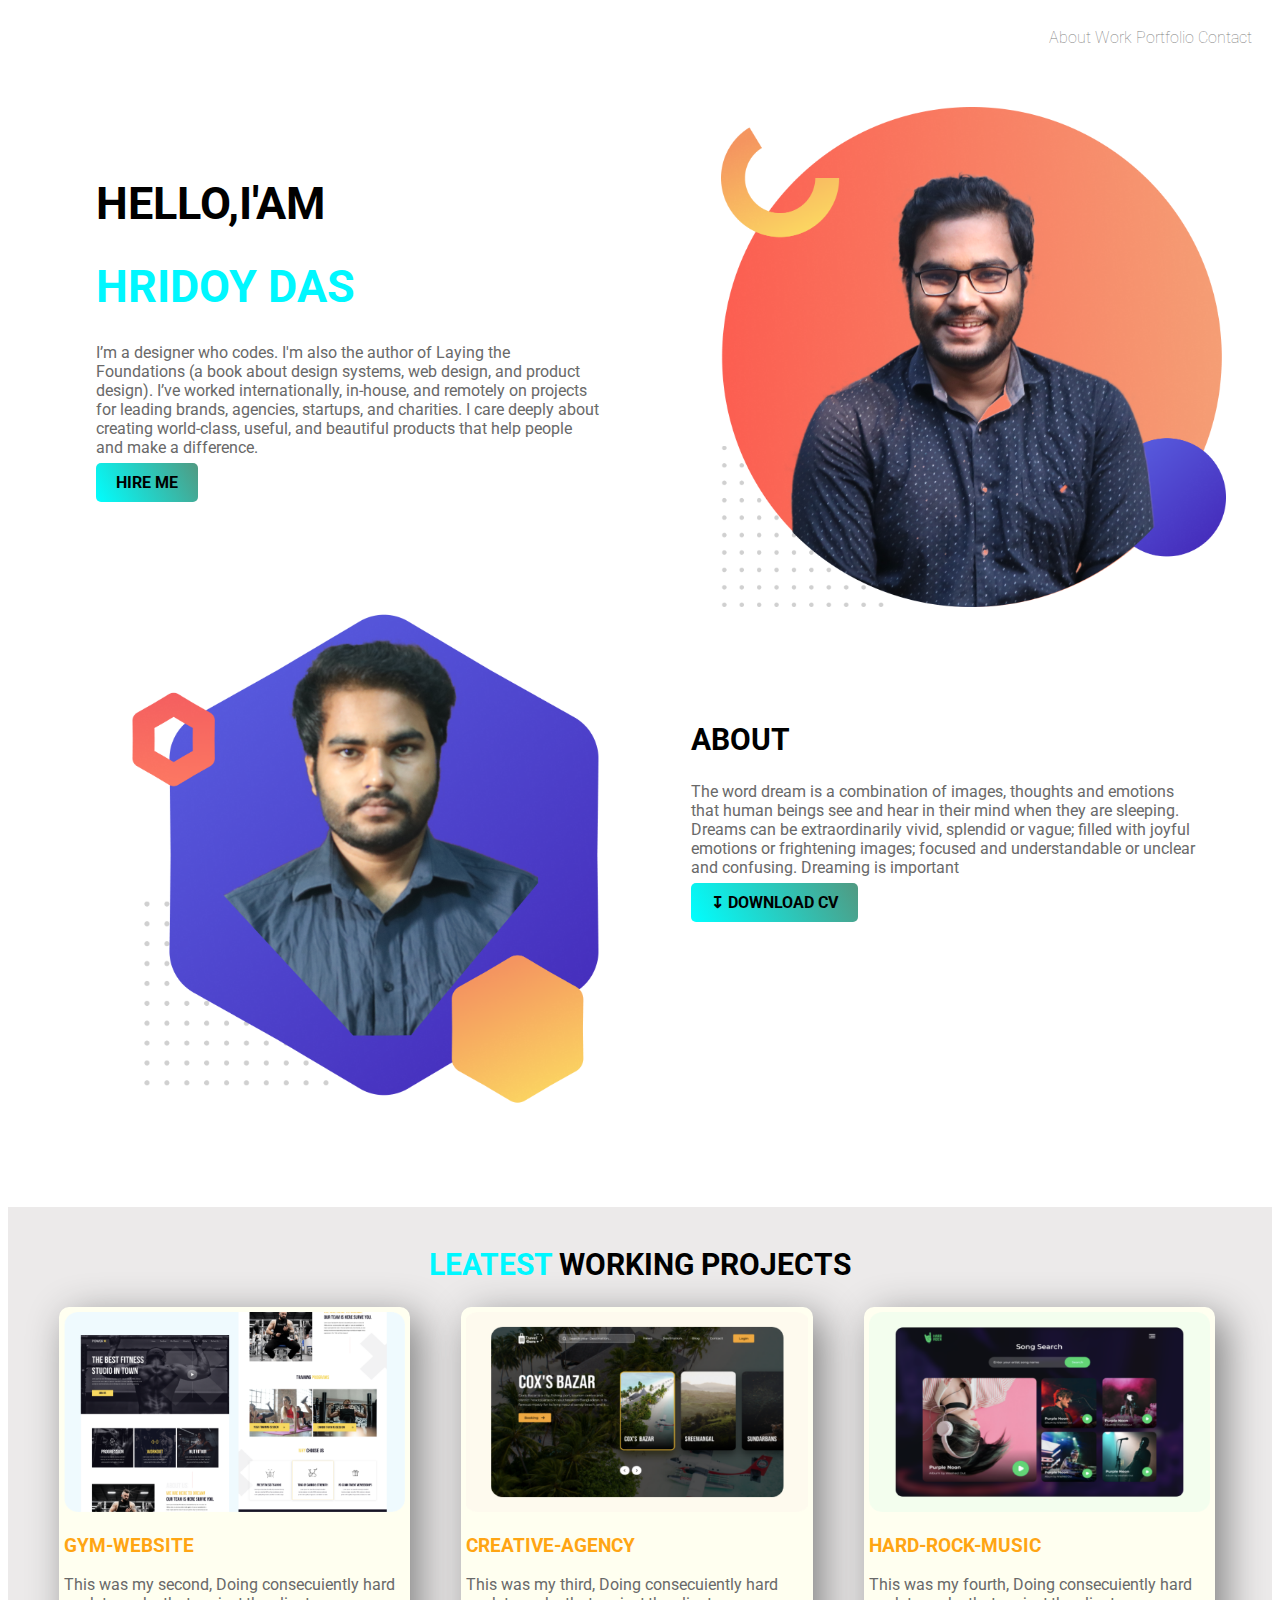
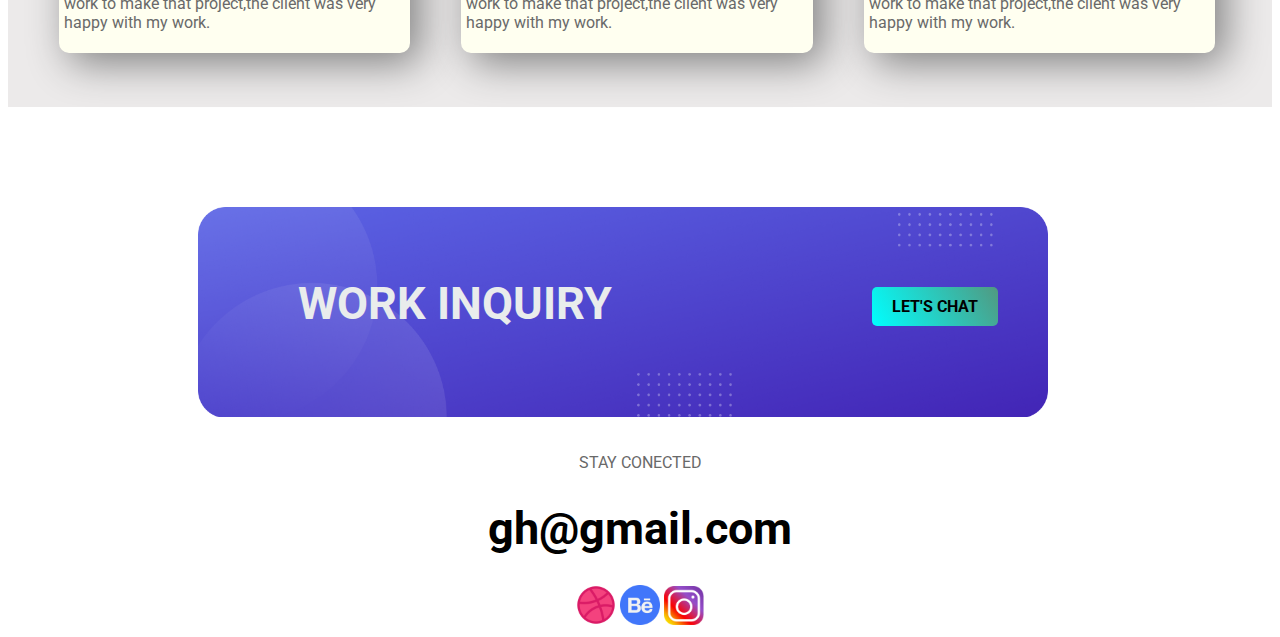
<file: index.html>
<!DOCTYPE html>
<html lang="en">
  <head>
    <meta charset="UTF-8">
    <meta name="viewport" content="width=device-width, initial-scale=1.0">
    <link rel="stylesheet" href="style.css">
    <link rel="shortcut icon" href="icons/u.png" type="image/png">
    <link rel="preconnect" href="https://fonts.gstatic.com">
    <link href="https://fonts.googleapis.com/css2?family=Roboto&display=swap" rel="stylesheet">
    <title>Hridoy's-Website</title>
  </head>
  <body>
   
            <div class="navar">
                <a  class="a-nav-design" href="#">About</a>
                <a  class="a-nav-design" href="#"> Work</a>
                <a  class="a-nav-design" href="#"> Portfolio</a>
                <a  class="a-nav-design" href="#"> Contact</a>
            </div>

        <section>
            <div class="up-half single-for-hello" >
                <h1>HELLO,I'AM</h1>
                <h1><span class="cyan-design">HRIDOY DAS</span></h1>
                <p>I’m a designer who codes. I'm also the author of Laying the Foundations (a book about design systems, web design, and product design). I’ve worked internationally, in-house, and remotely on projects for leading brands, agencies, startups, and charities. I care deeply about creating world-class, useful, and beautiful products that help people and make a difference.</p>
                <a target="_blank" class="link-button"href="https://www.linkedin.com/in/hridoy-das-81773619a/">HIRE ME</a>
            </div>
            <div class="up-half">
                <img src="images/p1.png" alt="Profile">
            </div>
        </section>
        <section>
            
            <div class="up-half">
                <img id="padding-img" src="images/p2.png" alt="profile2">
            </div>
            <div class="up-half">
                <h2>ABOUT</h2>
                <p>The word dream is a combination of images, thoughts and emotions that human beings see and hear in their mind when they are sleeping. Dreams can be extraordinarily vivid, splendid or vague; filled with joyful emotions or frightening images; focused and understandable or unclear and confusing. Dreaming is important</p>
                <a target="_blank" class="link-button"href="https://debopriyo77.github.io/">↧ DOWNLOAD CV</a>
            </div>

    </section>
    </section>

    <section id="grey-design">
        <h2 id="center"><span class="cyan-design">LEATEST</span> WORKING PROJECTS</h2>

        <div  class="single-project" >

            <img src="images/image 4.png" alt="" width="100%">
            <h3>GYM-WEBSITE</h3>
            <p>This was my second, Doing consecuiently hard work to make that project,the client was very happy with my work.</p>

        </div>
        <div  class="single-project" >

            <img src="images/image 5.png" alt=""width="100%">
            <h3>CREATIVE-AGENCY</h3>
            <p>This was my third, Doing consecuiently hard work to make that project,the client was very happy with my work.</p>

        </div>
        <div  class="single-project" >

            <img src="images/image 8.png" alt=""width="100%">
            <h3>HARD-ROCK-MUSIC</h3>
            <p>This was my fourth, Doing consecuiently hard work to make that project,the client was very happy with my work.</p>

        </div>

    </section>
    <section>

    </section>
    <section id="forth-sec">
        <div class="forth-div">
            <h1 id="h1-design">WORK INQUIRY</h1>
        
            <a id="a-design" target="_blank" class="link-button" href="https://www.linkedin.com/in/hridoy-das-81773619a/">LET'S CHAT</a>
        </div>

    </section>

    <footer id="foot">
        <p>STAY CONECTED</p>
        <h1>gh@gmail.com</h1>
        <img src="icons/image 6.png" alt="">
        <img src="icons/Group 33059.png" alt="">
        <img src="icons/image 7.png" alt="">
    </footer>

  </body>
</html>
</file>
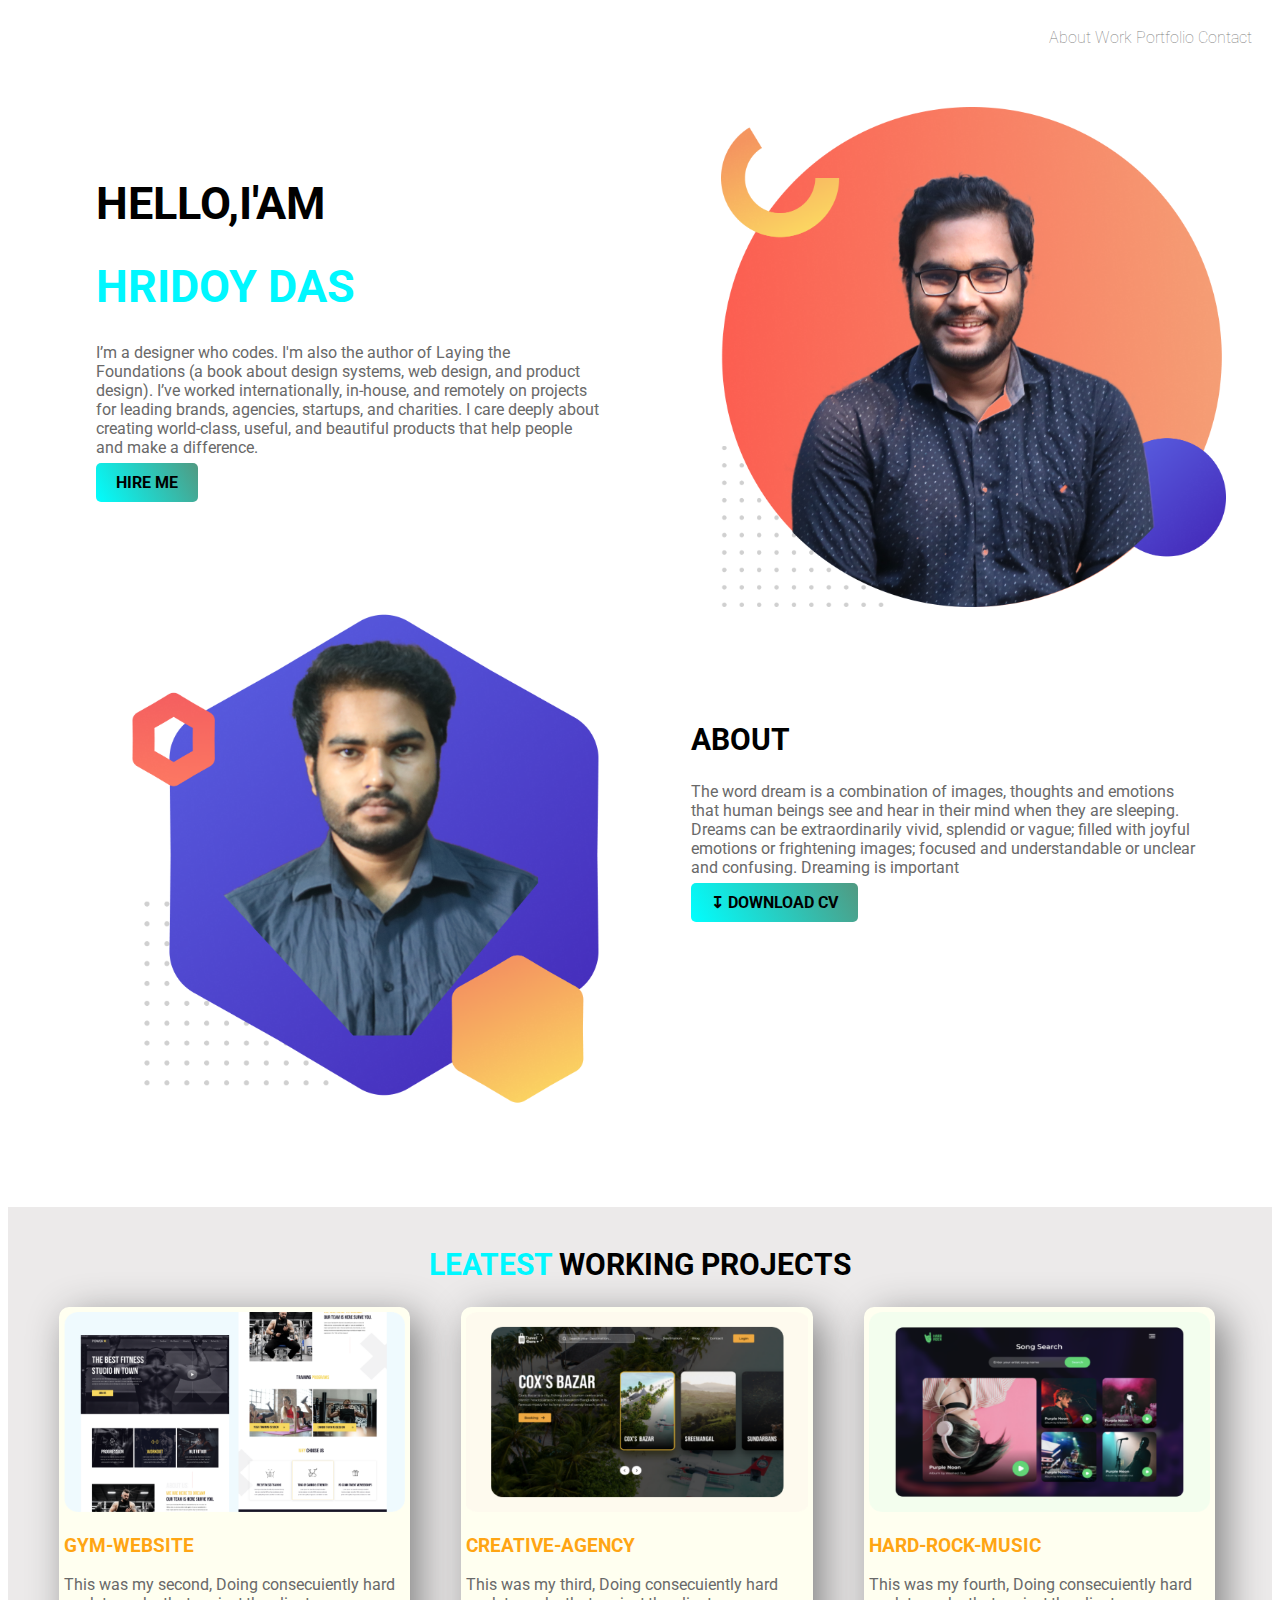
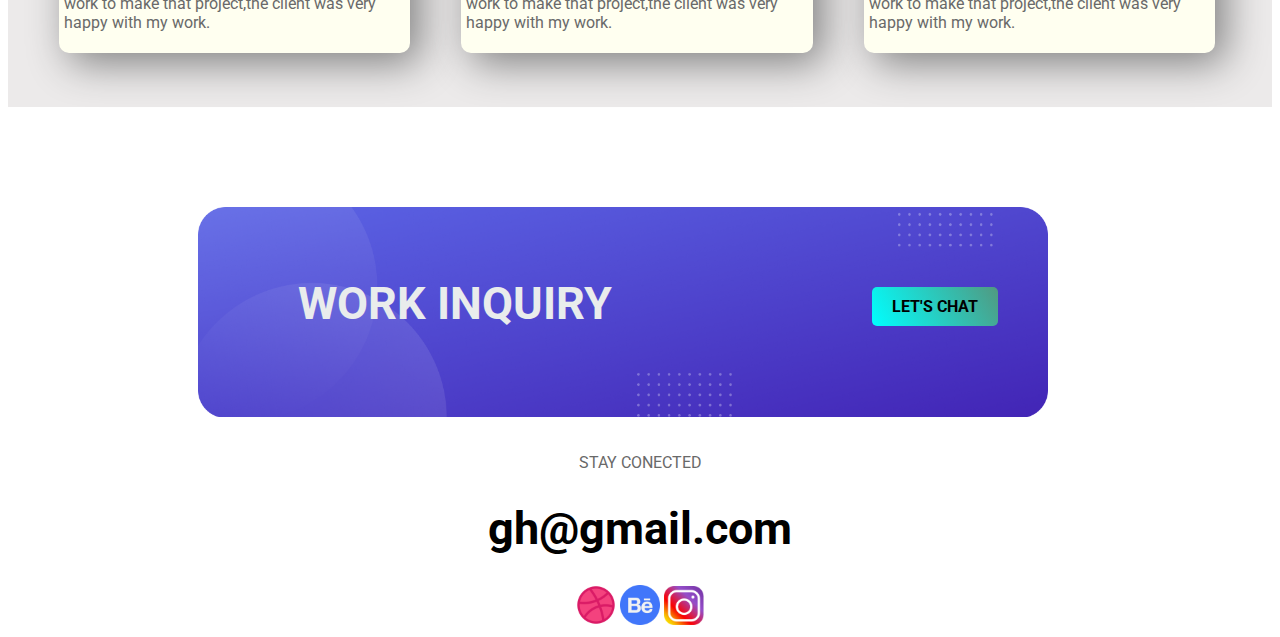
<file: index..html>
<!DOCTYPE html>
<html lang="en">
  <head>
    <meta charset="UTF-8">
    <meta name="viewport" content="width=device-width, initial-scale=1.0">
    <link rel="stylesheet" href="style.css">
    <link rel="shortcut icon" href="icons/u.png" type="image/png">
    <link rel="preconnect" href="https://fonts.gstatic.com">
    <link href="https://fonts.googleapis.com/css2?family=Roboto&display=swap" rel="stylesheet">
    <title>Hridoy's-Website</title>
  </head>
  <body>
   
            <div class="navar">
                <a  class="a-nav-design" href="#">About</a>
                <a  class="a-nav-design" href="#">Work</a>
                <a  class="a-nav-design" href="#">Portfolio</a>
                <a  class="a-nav-design" href="#">Contact</a>
            </div>

        <section>
            <div class="up-half single-for-hello" >
                <h1>HELLO,I'AM</h1>
                <h1><span class="cyan-design">HRIDOY DAS</span></h1>
                <p>I’m a designer who codes. I'm also the author of Laying the Foundations (a book about design systems, web design, and product design). I’ve worked internationally, in-house, and remotely on projects for leading brands, agencies, startups, and charities. I care deeply about creating world-class, useful, and beautiful products that help people and make a difference.</p>
                <a target="_blank" class="link-button"href="https://www.linkedin.com/in/hridoy-das-81773619a/">HIRE ME</a>
            </div>
            <div class="up-half">
                <img src="images/p1.png" alt="Profile">
            </div>
        </section>
        <section>
            
            <div class="up-half">
                <img id="padding-img" src="images/p2.png" alt="profile2">
            </div>
            <div class="up-half">
                <h2>ABOUT</h2>
                <p>The word dream is a combination of images, thoughts and emotions that human beings see and hear in their mind when they are sleeping. Dreams can be extraordinarily vivid, splendid or vague; filled with joyful emotions or frightening images; focused and understandable or unclear and confusing. Dreaming is important</p>
                <a target="_blank" class="link-button"href="https://debopriyo77.github.io/">↧ DOWNLOAD CV</a>
            </div>

    </section>
    </section>

    <section id="grey-design">
        <h2 id="center"><span class="cyan-design">LEATEST</span> WORKING PROJECTS</h2>

        <div  class="single-project" >

            <img src="images/image 4.png" alt="" width="100%">
            <h3>GYM-WEBSITE</h3>
            <p>This was my second, Doing consecuiently hard work to make that project,the client was very happy with my work.</p>

        </div>
        <div  class="single-project" >

            <img src="images/image 5.png" alt=""width="100%">
            <h3>CREATIVE-AGENCY</h3>
            <p>This was my third, Doing consecuiently hard work to make that project,the client was very happy with my work.</p>

        </div>
        <div  class="single-project" >

            <img src="images/image 8.png" alt=""width="100%">
            <h3>HARD-ROCK-MUSIC</h3>
            <p>This was my fourth, Doing consecuiently hard work to make that project,the client was very happy with my work.</p>

        </div>

    </section>
    <section>

    </section>
    <section id="forth-sec">
        <div class="forth-div">
            <h1 id="h1-design">WORK INQUIRY</h1>
        
            <a id="a-design" target="_blank" class="link-button" href="https://www.linkedin.com/in/hridoy-das-81773619a/">LET'S CHAT</a>
        </div>

    </section>

    <footer id="foot">
        <p>STAY CONECTED</p>
        <h1>gh@gmail.com</h1>
        <img src="icons/image 6.png" alt="">
        <img src="icons/Group 33059.png" alt="">
        <img src="icons/image 7.png" alt="">
    </footer>

  </body>
</html>
</file>
<file: style.css>
body{
    font-family: 'Roboto', sans-serif;
    
}

.navar{
    
    padding: 20px 20px;
    text-align: right;
    padding-bottom: 150px;
    font-weight: 100;
    
}
.a-nav-design{
    text-decoration: none;
    color: grey;
}

h1{
    font-size: 45px;
}
h3{
    color: rgb(255, 165, 19);
}
h2{
    font-size: 30px;
    
}
p{
    color: dimgrey;
    
}

section{
    height: 50px;
    padding-bottom: 450px;
}

.cyan-design{
    color:rgb(0, 247, 255);
}
.up-half{
    float: left;
    width: 40%;
    padding-left: 2%;
    margin-left: 5%;
}
.single-for-hello{
    margin-top: -50px;
}
.up-half img{
    width: 100%;
    margin-top: -90px;
    padding-left: 30px;
}
#padding-img{
    padding-right: 50px !important;
    width: 100%;
}
.link-button{
           text-decoration: none;
           font-weight: 700;
           background-image:linear-gradient(60deg, rgb(0, 255, 255), rgb(81, 153, 129));
           padding: 10px 20px;
           border-radius: 5px;
           color: rgb(0, 0, 0);
           margin-top: 50px;

}
a:hover {
    color: rgb(255, 255, 255);
}
#grey-design{
    background-color:rgb(236, 234, 234);
    
}

#center{
    text-align: center;
    margin-top: 10px;
    padding-top: 40px;
}
.single-project{
    float: left;
    width: 27%;
    padding: 5px;
    margin-left: 51px;
    background-color: ivory;
    border-radius: 10px;
    box-shadow: 10px 10px 40px grey;
} 
.single-project:hover{
    background-color: lightcoral;
}
.single-project img{
    height: 200px;
}

#forth-sec{
    height: 10px;
    width: 600px;
    padding-bottom: 200px;
    margin-top: -400px !important;
    padding-right: 200px;
    padding-left: 200px;
    background-image: url("images/Group_33094_1.png");
    background-size: 850px;
    background-repeat: no-repeat;
    margin-left: 190px;

}
.forth-div{
    width: 100%;
   
}

#a-design{
     float: right;
     margin-top: 80px !important;
     
}
#h1-design{
    float: left;
    padding-top: 40px;
    margin-left: -100px;
    color: rgb(233, 236, 236);
}

#foot{
    padding-top: 20px;
    text-align: center;
}
#foot img{
    width: 40px;
}
</file>
